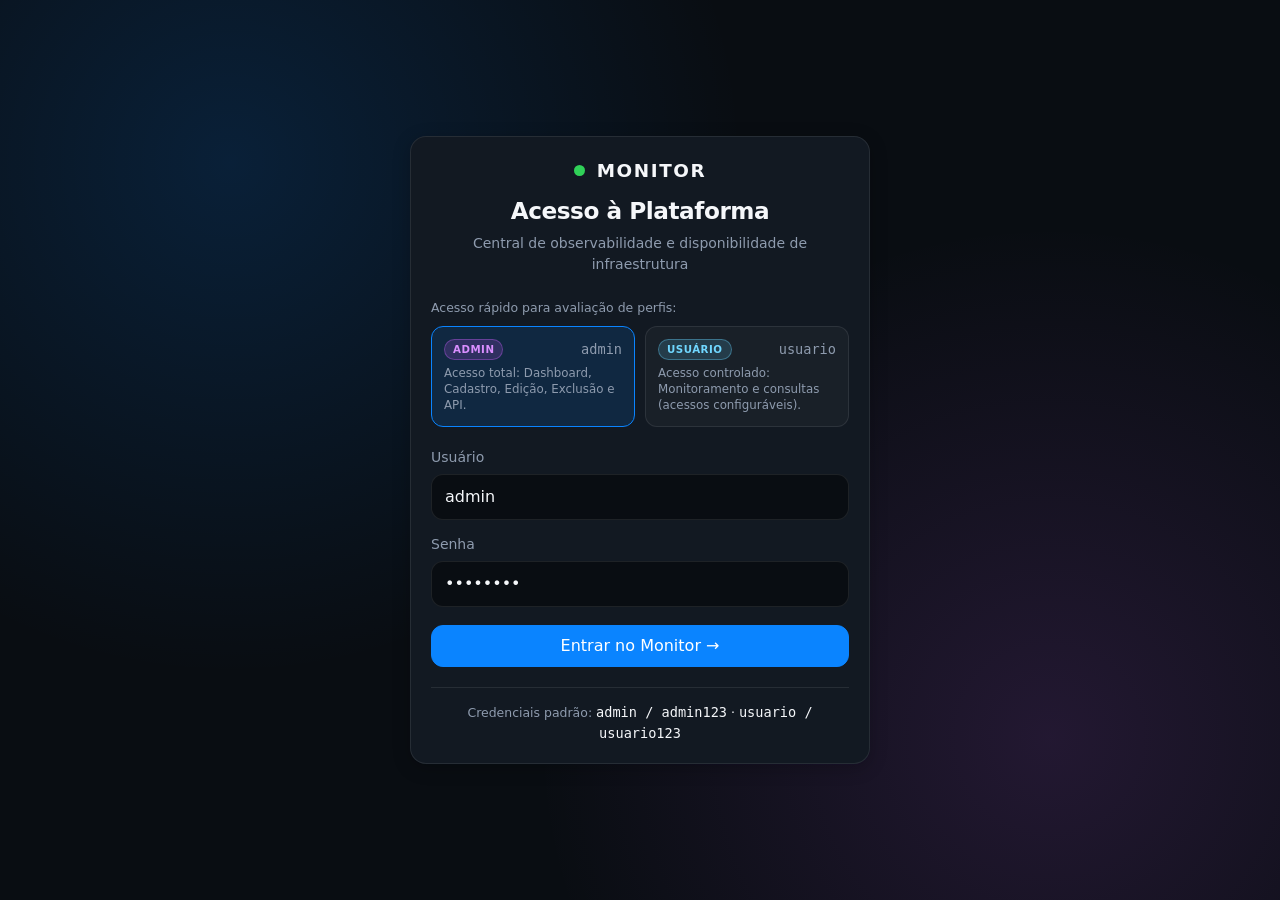
<file: src/frontend/index.html>
<!DOCTYPE html>
<html lang="pt-BR">
<head>
  <meta charset="UTF-8">
  <title>Monitor</title>
  <script type="module">
    const sessao = localStorage.getItem("monitor.sessao");
    window.location.replace(sessao ? "pages/dashboard.html" : "pages/login.html");
  </script>
</head>
<body>
  <p>Redirecionando para o <a href="pages/login.html">Monitor</a>…</p>
</body>
</html>
</file>
<file: src/frontend/css/base.css>
/* =========================================================================
   Monitor — Apple HIG Design System (Vibrancy, SF Typography & Micro-interactions)
   ========================================================================= */

:root {
  --cor-fundo: #090d12;
  --cor-superficie: #121922;
  --cor-superficie-2: #192330;
  --cor-superficie-3: #222f40;
  --cor-vidro: rgba(18, 25, 34, 0.78);
  --cor-vidro-elevado: rgba(25, 35, 48, 0.84);
  --cor-borda: rgba(255, 255, 255, 0.085);
  --cor-borda-forte: rgba(255, 255, 255, 0.16);
  --cor-texto: #f5f7fa;
  --cor-texto-suave: #8e9bae;
  --cor-primaria: #0a84ff;
  --cor-primaria-hover: #409cff;
  --cor-admin: #bf5af2;
  --cor-usuario: #64d2ff;

  --cor-online: #30d158;
  --cor-offline: #ff453a;
  --cor-atencao: #ffd60a;
  --cor-desconhecido: #636366;

  --largura-sidebar: 265px;
  --largura-sidebar-recolhida: 74px;
  --raio-sm: 8px;
  --raio: 12px;
  --raio-lg: 16px;
  --espaco: 16px;
  --anel-foco: 0 0 0 4px rgba(10, 132, 255, 0.28);
  --sombra: 0 12px 34px rgba(0, 0, 0, 0.42);
  --sombra-card: 0 4px 18px rgba(0, 0, 0, 0.22);
  --curva-apple: cubic-bezier(0.22, 1, 0.36, 1);
  --fonte: -apple-system, BlinkMacSystemFont, "SF Pro Display", "SF Pro Text", "Segoe UI", system-ui, sans-serif;
  --fonte-mono: "SF Mono", ui-monospace, "Cascadia Code", Consolas, monospace;
}

/* ---------- Reset & Tipografia ---------- */
*, *::before, *::after { box-sizing: border-box; }
html {
  scroll-behavior: smooth;
  -webkit-font-smoothing: antialiased;
  -moz-osx-font-smoothing: grayscale;
}
body, h1, h2, h3, p { margin: 0; }
body {
  font-family: var(--fonte);
  background:
    radial-gradient(circle at 12% 0%, rgba(10, 132, 255, 0.08), transparent 40%),
    radial-gradient(circle at 88% 100%, rgba(191, 90, 242, 0.06), transparent 40%),
    var(--cor-fundo);
  color: var(--cor-texto);
  line-height: 1.5;
  min-height: 100vh;
}
h1, h2, h3 {
  letter-spacing: -0.02em;
  font-weight: 600;
}
a { color: var(--cor-primaria); text-decoration: none; transition: color .15s ease; }
a:hover { color: var(--cor-primaria-hover); text-decoration: none; }
button, input, select { font: inherit; }

/* Foco acessível para navegação via teclado */
a:focus-visible, button:focus-visible, input:focus-visible, select:focus-visible {
  outline: none;
  box-shadow: var(--anel-foco);
}

/* Números tabulares estáveis (sem oscilação horizontal no polling) */
.mono, .resumo .valor, td {
  font-variant-numeric: tabular-nums;
}

/* ---------- Ícones Vetoriais SVG (SF Symbols Style) ---------- */
.icone-svg {
  width: 20px;
  height: 20px;
  stroke: currentColor;
  stroke-width: 1.85;
  stroke-linecap: round;
  stroke-linejoin: round;
  fill: none;
  flex-shrink: 0;
}
.icone-svg.pequeno {
  width: 16px;
  height: 16px;
}

/* ---------- Marca & Pulso ---------- */
.marca, .marca-login {
  display: flex;
  align-items: center;
  gap: 12px;
  font-weight: 700;
  letter-spacing: 1.6px;
  color: var(--cor-texto);
}
.marca:hover { color: var(--cor-texto); }
.pulso {
  width: 11px;
  height: 11px;
  border-radius: 50%;
  flex-shrink: 0;
  background: var(--cor-online);
  box-shadow: 0 0 0 0 rgba(48, 209, 88, 0.65);
  animation: pulso 2.2s infinite;
}
@keyframes pulso {
  70% { box-shadow: 0 0 0 10px rgba(48, 209, 88, 0); }
  100% { box-shadow: 0 0 0 0 rgba(48, 209, 88, 0); }
}

/* =========================================================================
   App Shell com Sidebar Translúcida (macOS Vibrancy) & Mobile Bottom Tab Bar
   ========================================================================= */
.app-shell {
  display: flex;
  min-height: 100vh;
}

.sidebar {
  width: var(--largura-sidebar-recolhida);
  background: var(--cor-vidro);
  backdrop-filter: saturate(180%) blur(22px);
  -webkit-backdrop-filter: saturate(180%) blur(22px);
  border-right: 1px solid var(--cor-borda);
  display: flex;
  flex-direction: column;
  position: fixed;
  top: 0;
  bottom: 0;
  left: 0;
  z-index: 100;
  padding: 16px 12px;
  overflow: hidden;
  white-space: nowrap;
  transition: width .26s var(--curva-apple), box-shadow .26s ease, background .26s ease;
  will-change: width;
}

.sidebar:hover,
.sidebar:has(:focus-visible) {
  width: var(--largura-sidebar);
  background: var(--cor-vidro-elevado);
  box-shadow: var(--sombra);
}

/* Slot fixo de 48px mantém todos os ícones imóveis no centro da barra recolhida */
.sidebar-slot-icone {
  width: 48px;
  height: 42px;
  flex: 0 0 48px;
  display: inline-flex;
  align-items: center;
  justify-content: center;
}

.sidebar-colapsavel {
  opacity: 0;
  transform: translateX(-6px);
  transition: opacity .18s ease, transform .24s var(--curva-apple);
  pointer-events: none;
  white-space: nowrap;
}

.sidebar:hover .sidebar-colapsavel,
.sidebar:has(:focus-visible) .sidebar-colapsavel {
  opacity: 1;
  transform: translateX(0);
  pointer-events: auto;
}

.sidebar-topo {
  height: 56px;
  display: flex;
  align-items: center;
  padding-bottom: 12px;
  margin-bottom: 12px;
  border-bottom: 1px solid var(--cor-borda);
}
.marca-sidebar {
  display: flex;
  align-items: center;
  width: 100%;
  height: 44px;
  border: 1px solid transparent;
  color: var(--cor-texto);
}
.marca-sidebar:hover { color: var(--cor-texto); }
.marca-titulo {
  font-weight: 800;
  letter-spacing: 1.8px;
  font-size: .98rem;
}

.sidebar-nav {
  display: flex;
  flex-direction: column;
  gap: 6px;
  flex: 1;
}

.sidebar-link {
  display: flex;
  align-items: center;
  height: 44px;
  padding: 0 8px 0 0;
  border-radius: var(--raio);
  border: 1px solid transparent;
  color: var(--cor-texto-suave);
  font-weight: 500;
  font-size: .9rem;
  transition: background .16s ease, color .16s ease, border-color .16s ease;
}
.sidebar-link:hover {
  background: rgba(255, 255, 255, 0.06);
  color: var(--cor-texto);
}
.sidebar-link.ativo {
  background: rgba(10, 132, 255, 0.16);
  color: #409cff;
  border-color: rgba(10, 132, 255, 0.32);
}
.sidebar-link.bloqueado {
  opacity: .5;
  cursor: not-allowed;
}
.sidebar-texto {
  flex: 1;
  overflow: hidden;
  text-overflow: ellipsis;
}

.tag-permissao {
  display: inline-flex;
  align-items: center;
  justify-content: center;
  font-size: .65rem;
  font-weight: 700;
  padding: 3px 6px;
  border-radius: 6px;
}
.tag-permissao.restrito {
  background: rgba(255, 69, 58, 0.15);
  color: #ff6961;
}

.sidebar-rodape {
  border-top: 1px solid var(--cor-borda);
  padding-top: 12px;
  display: flex;
  flex-direction: column;
  gap: 8px;
}
.usuario-card {
  display: flex;
  align-items: center;
  height: 52px;
  padding: 0 8px 0 0;
  border: 1px solid var(--cor-borda);
  border-radius: var(--raio);
  background: rgba(255, 255, 255, 0.03);
}
.usuario-avatar {
  width: 34px;
  height: 34px;
  border-radius: 10px;
  display: flex;
  align-items: center;
  justify-content: center;
  font-weight: 700;
  font-size: .8rem;
  color: #fff;
  flex-shrink: 0;
}
.usuario-avatar.admin { background: linear-gradient(135deg, #5e5ce6, #bf5af2); }
.usuario-avatar.usuario { background: linear-gradient(135deg, #0a84ff, #64d2ff); }
.usuario-info {
  display: flex;
  flex-direction: column;
  justify-content: center;
  gap: 2px;
  overflow: hidden;
}
.usuario-nome {
  font-size: .82rem;
  font-weight: 600;
  line-height: 1.15;
  white-space: nowrap;
  overflow: hidden;
  text-overflow: ellipsis;
}
.btn-logout {
  display: flex;
  align-items: center;
  justify-content: flex-start;
  width: 100%;
  height: 42px;
  padding: 0 8px 0 0;
  font-size: .84rem;
}
.btn-logout .sidebar-slot-icone {
  height: 40px;
}

.badge-perfil {
  display: inline-flex;
  align-items: center;
  font-size: .64rem;
  font-weight: 700;
  padding: 2px 8px;
  border-radius: 999px;
  letter-spacing: .5px;
  width: fit-content;
}
.badge-perfil.admin {
  background: rgba(191, 90, 242, 0.18);
  color: #da8fff;
  border: 1px solid rgba(191, 90, 242, 0.38);
}
.badge-perfil.usuario {
  background: rgba(100, 210, 255, 0.16);
  color: #70d7ff;
  border: 1px solid rgba(100, 210, 255, 0.36);
}

.area-principal {
  flex: 1;
  margin-left: var(--largura-sidebar-recolhida);
  display: flex;
  flex-direction: column;
  min-width: 0;
}

.topbar-mobile { display: none; }

.conteudo {
  max-width: 1260px;
  width: 100%;
  margin: 0 auto;
  padding: 28px;
}

/* =========================================================================
   Tela de Login Estilizada (Glassmorphism & Apple Depth)
   ========================================================================= */
.pagina-login {
  display: flex;
  align-items: center;
  justify-content: center;
  padding: 24px;
  background:
    radial-gradient(circle at 18% 18%, rgba(10, 132, 255, 0.16), transparent 40%),
    radial-gradient(circle at 82% 82%, rgba(191, 90, 242, 0.14), transparent 40%),
    var(--cor-fundo);
}

.login-wrapper {
  width: 100%;
  max-width: 460px;
}

.login-card {
  padding: 34px;
  border-radius: var(--raio-lg);
  background: var(--cor-vidro-elevado);
  backdrop-filter: saturate(180%) blur(24px);
  -webkit-backdrop-filter: saturate(180%) blur(24px);
  border: 1px solid var(--cor-borda-forte);
  box-shadow: var(--sombra);
}

.login-cabecalho {
  text-align: center;
  margin-bottom: 24px;
}
.marca-login {
  justify-content: center;
  font-size: 1.15rem;
  margin-bottom: 10px;
}
.login-cabecalho h1 { font-size: 1.45rem; margin-bottom: 4px; }

.seletor-perfis-demo {
  margin-bottom: 20px;
}
.rotulo-seletor {
  font-size: .78rem;
  color: var(--cor-texto-suave);
  margin-bottom: 8px;
}
.grade-perfis {
  display: grid;
  grid-template-columns: 1fr 1fr;
  gap: 10px;
}
.card-perfil-demo {
  text-align: left;
  padding: 12px;
  border-radius: var(--raio);
  border: 1px solid var(--cor-borda);
  background: rgba(255, 255, 255, 0.03);
  color: var(--cor-texto);
  cursor: pointer;
  transition: border-color .16s ease, background .16s ease, transform .14s var(--curva-apple);
}
.card-perfil-demo:hover {
  border-color: var(--cor-borda-forte);
  transform: translateY(-1px);
}
.card-perfil-demo.ativo {
  border-color: var(--cor-primaria);
  background: rgba(10, 132, 255, 0.14);
}
.topo-perfil {
  display: flex;
  align-items: center;
  justify-content: space-between;
  margin-bottom: 6px;
}
.desc-perfil {
  font-size: .74rem;
  color: var(--cor-texto-suave);
  line-height: 1.35;
}

.formulario-login {
  display: flex;
  flex-direction: column;
  gap: 14px;
}
.btn-entrar {
  min-height: 44px;
  font-weight: 600;
  margin-top: 4px;
  justify-content: center;
}
.login-rodape {
  margin-top: 20px;
  padding-top: 14px;
  border-top: 1px solid var(--cor-borda);
  text-align: center;
  font-size: .78rem;
}

/* =========================================================================
   Home Hero Banner & Atalhos Rápidos
   ========================================================================= */
.hero-home {
  display: flex;
  align-items: center;
  justify-content: space-between;
  gap: 20px;
  flex-wrap: wrap;
  padding: 22px 24px;
  border-radius: var(--raio-lg);
  background:
    linear-gradient(135deg, rgba(10, 132, 255, 0.14), rgba(191, 90, 242, 0.08)),
    var(--cor-superficie);
  border: 1px solid var(--cor-borda-forte);
  box-shadow: var(--sombra-card);
  margin-bottom: 20px;
}
.hero-saudacao {
  display: flex;
  align-items: center;
  gap: 10px;
  flex-wrap: wrap;
  margin-bottom: 4px;
}
.hero-saudacao h1 { font-size: 1.42rem; }

.grade-atalhos {
  display: grid;
  grid-template-columns: repeat(4, minmax(0, 1fr));
  grid-auto-rows: 84px;
  gap: 14px;
  margin-bottom: 22px;
}
.card-atalho {
  display: flex;
  align-items: center;
  gap: 12px;
  height: 84px;
  width: 100%;
  padding: 12px 14px;
  border-radius: var(--raio);
  background: var(--cor-superficie);
  border: 1px solid var(--cor-borda);
  box-shadow: var(--sombra-card);
  color: var(--cor-texto);
  cursor: pointer;
  text-align: left;
  overflow: hidden;
  transition: border-color .18s ease, transform .18s var(--curva-apple), background .18s ease;
}
.card-atalho > div:last-child {
  min-width: 0;
  flex: 1;
  overflow: hidden;
}
.card-atalho:hover {
  border-color: var(--cor-primaria);
  background: var(--cor-superficie-2);
  transform: translateY(-2px);
  color: var(--cor-texto);
}
.card-atalho.bloqueado {
  opacity: .5;
  cursor: not-allowed;
}
.atalho-icone {
  width: 40px;
  height: 40px;
  border-radius: 10px;
  background: rgba(10, 132, 255, 0.12);
  color: var(--cor-primaria-hover);
  display: flex;
  align-items: center;
  justify-content: center;
  flex-shrink: 0;
}
.atalho-titulo {
  font-weight: 600;
  font-size: 14px;
  white-space: nowrap;
  overflow: hidden;
}
.atalho-desc {
  font-size: 12px;
  color: var(--cor-texto-suave);
  white-space: nowrap;
  overflow: hidden;
}

/* ---------- Cabeçalhos & Cards ---------- */
.cabecalho-pagina {
  display: flex;
  align-items: center;
  justify-content: space-between;
  gap: var(--espaco);
  flex-wrap: wrap;
  margin-bottom: 22px;
}
.cabecalho-pagina h1 { font-size: 1.5rem; }
.breadcrumb-topo {
  display: inline-flex;
  align-items: center;
  gap: 6px;
  font-size: .82rem;
  font-weight: 500;
  color: var(--cor-texto-suave);
  margin-bottom: 6px;
}
.breadcrumb-topo:hover { color: var(--cor-primaria-hover); }
.subtitulo { color: var(--cor-texto-suave); font-size: .875rem; }

.card {
  background: var(--cor-superficie);
  border: 1px solid var(--cor-borda);
  border-radius: var(--raio-lg);
  box-shadow: var(--sombra-card);
  padding: 20px;
}
.card + .card { margin-top: var(--espaco); }
.card h2 { font-size: 1.02rem; margin-bottom: 12px; }
.cabecalho-card {
  display: flex;
  align-items: center;
  justify-content: space-between;
  gap: 12px;
  flex-wrap: wrap;
  margin-bottom: 14px;
}
.cabecalho-card h2 { margin-bottom: 0; }

/* ---------- Cards de Status (KPIs Padronizados com Indicador Semântico Apple) ---------- */
.grade-resumo {
  display: grid;
  grid-auto-flow: column;
  grid-auto-columns: minmax(0, 1fr);
  grid-auto-rows: 104px;
  gap: 14px;
  margin-bottom: 22px;
}
.card.resumo {
  margin: 0;
  height: 104px;
  padding: 15px 16px;
  border-radius: var(--raio);
  display: flex;
  flex-direction: column;
  justify-content: space-between;
  overflow: hidden;
  min-width: 0;
  position: relative;
}
.resumo .rotulo {
  color: var(--cor-texto-suave);
  font-size: 11.5px;
  font-weight: 600;
  text-transform: uppercase;
  letter-spacing: .5px;
  white-space: nowrap;
  overflow: hidden;
  width: 100%;
  display: flex;
  align-items: center;
  gap: 6px;
}
.resumo .rotulo::before {
  content: "";
  width: 7px;
  height: 7px;
  border-radius: 50%;
  flex-shrink: 0;
  background: var(--cor-desconhecido);
}
.resumo.total .rotulo::before   { background: var(--cor-primaria); box-shadow: 0 0 8px var(--cor-primaria); }
.resumo.online .rotulo::before  { background: var(--cor-online); box-shadow: 0 0 8px var(--cor-online); }
.resumo.offline .rotulo::before { background: var(--cor-offline); box-shadow: 0 0 8px var(--cor-offline); }
.resumo.atencao .rotulo::before { background: var(--cor-atencao); box-shadow: 0 0 8px var(--cor-atencao); }

.resumo .valor {
  font-size: 26px;
  font-weight: 700;
  letter-spacing: -0.025em;
  line-height: 1.15;
  white-space: nowrap;
  overflow: hidden;
  width: 100%;
  display: block;
}

/* ---------- Apple Segmented Control (Seletor 1h / 24h / 7d / 30d) ---------- */
.segmented-control {
  display: inline-flex;
  align-items: center;
  padding: 3px;
  border-radius: 10px;
  background: var(--cor-fundo);
  border: 1px solid var(--cor-borda);
  gap: 2px;
}
.segmented-control .botao {
  min-height: 30px;
  padding: 4px 12px;
  border: none;
  border-radius: 7px;
  background: transparent;
  color: var(--cor-texto-suave);
  font-size: .82rem;
  font-weight: 600;
}
.segmented-control .botao:hover {
  color: var(--cor-texto);
}
.segmented-control .botao.ativo {
  background: var(--cor-superficie-3);
  color: var(--cor-texto);
  box-shadow: 0 2px 6px rgba(0, 0, 0, 0.3);
}

/* ---------- Filtros ---------- */
.barra-filtros {
  display: flex;
  gap: 10px;
  flex-wrap: wrap;
  align-items: center;
}
.barra-filtros input,
.barra-filtros select {
  min-height: 38px;
  padding: 7px 12px;
  border-radius: var(--raio-sm);
  border: 1px solid var(--cor-borda);
  background: var(--cor-fundo);
  color: var(--cor-texto);
  font-size: .875rem;
}

/* ---------- Lista de Alertas ---------- */
.lista-alertas {
  display: flex;
  flex-direction: column;
  gap: 8px;
}
.item-alerta {
  display: flex;
  align-items: center;
  justify-content: space-between;
  gap: 12px;
  padding: 11px 14px;
  border-radius: var(--raio);
  background: var(--cor-superficie-2);
  border: 1px solid var(--cor-borda);
  border-left: 4px solid var(--cor-offline);
}
.item-alerta.lentidao { border-left-color: var(--cor-atencao); }
.item-alerta.recuperacao { border-left-color: var(--cor-online); }
.item-alerta.reconhecido { opacity: .62; }
.item-alerta .meta { font-size: .78rem; color: var(--cor-texto-suave); }

/* ---------- Gráfico de Latência e Barra de Uptime ---------- */
.grafico-container {
  width: 100%;
  height: 190px;
  background: var(--cor-fundo);
  border: 1px solid var(--cor-borda);
  border-radius: var(--raio);
  padding: 12px;
  position: relative;
}
.grafico-svg {
  width: 100%;
  height: 100%;
  overflow: visible;
}
.barra-uptime {
  display: flex;
  gap: 3px;
  margin-top: 12px;
  height: 22px;
  align-items: stretch;
}
.barra-uptime .bloco {
  flex: 1;
  border-radius: 3px;
  background: var(--cor-desconhecido);
  transition: transform .15s var(--curva-apple);
}
.barra-uptime .bloco:hover { transform: scaleY(1.22); }
.barra-uptime .bloco.online { background: var(--cor-online); }
.barra-uptime .bloco.offline { background: var(--cor-offline); }
.barra-uptime .bloco.atencao { background: var(--cor-atencao); }

/* ---------- Tabela ---------- */
.tabela-wrapper { overflow-x: auto; }
table { width: 100%; border-collapse: collapse; }
th, td { padding: 12px; text-align: left; border-bottom: 1px solid var(--cor-borda); white-space: nowrap; }
th { color: var(--cor-texto-suave); font-weight: 600; font-size: .76rem; text-transform: uppercase; letter-spacing: .5px; }
tbody tr { transition: background .12s ease; }
tbody tr:hover { background: rgba(255, 255, 255, 0.03); }
tr.inativo { opacity: .5; }
.mono { font-family: var(--fonte-mono); font-size: .85rem; }
.suave { color: var(--cor-texto-suave); }
.vazio { text-align: center; color: var(--cor-texto-suave); padding: 32px; }

/* ---------- Badge de status ---------- */
.status {
  display: inline-flex;
  align-items: center;
  gap: 6px;
  padding: 3px 10px;
  border-radius: 999px;
  font-size: .8rem;
  font-weight: 600;
  background: rgba(255, 255, 255, 0.05);
}
.status::before { content: ""; width: 8px; height: 8px; border-radius: 50%; background: currentColor; }
.status.online       { color: var(--cor-online); background: rgba(48, 209, 88, 0.12); }
.status.offline      { color: var(--cor-offline); background: rgba(255, 69, 58, 0.12); }
.status.atencao      { color: var(--cor-atencao); background: rgba(255, 214, 10, 0.12); }
.status.desconhecido { color: var(--cor-desconhecido); }

/* ---------- Botões ---------- */
.botao {
  display: inline-flex;
  align-items: center;
  gap: 7px;
  min-height: 40px;
  padding: 8px 16px;
  border-radius: var(--raio);
  border: 1px solid var(--cor-borda);
  background: var(--cor-superficie-2);
  color: var(--cor-texto);
  font-weight: 500;
  cursor: pointer;
  transition: background .16s ease, border-color .16s ease, transform .12s ease;
}
.botao:hover { border-color: var(--cor-borda-forte); background: var(--cor-superficie-3); color: var(--cor-texto); }
.botao:active:not(:disabled) { transform: scale(0.98); }
.botao:disabled { opacity: .5; cursor: not-allowed; }
.botao.primario { background: var(--cor-primaria); border-color: var(--cor-primaria); color: #fff; }
.botao.primario:hover { background: var(--cor-primaria-hover); border-color: var(--cor-primaria-hover); }
.botao.perigo { color: #ff6961; border-color: rgba(255, 69, 58, 0.3); }
.botao.perigo:hover { background: rgba(255, 69, 58, 0.14); }
.botao.pequeno { min-height: 32px; padding: 5px 11px; font-size: .84rem; border-radius: var(--raio-sm); }
.botao.ativo { border-color: var(--cor-primaria); color: var(--cor-primaria-hover); }
.largura-total { width: 100%; justify-content: center; }
.acoes { display: flex; gap: 8px; flex-wrap: wrap; align-items: center; }

/* ---------- Formulário & Apple Toggle Switch ---------- */
.formulario { display: grid; grid-template-columns: repeat(2, 1fr); gap: var(--espaco); }
.campo { display: flex; flex-direction: column; gap: 6px; }
.campo.largo { grid-column: 1 / -1; }
.campo label { font-size: .875rem; font-weight: 500; color: var(--cor-texto-suave); }
.campo input:not([type="checkbox"]), .campo select {
  min-height: 44px;
  padding: 10px 13px;
  border-radius: var(--raio);
  border: 1px solid var(--cor-borda);
  background: var(--cor-fundo);
  color: var(--cor-texto);
  transition: border-color .15s ease, box-shadow .15s ease;
}
.campo input:not([type="checkbox"]):focus, .campo select:focus {
  border-color: var(--cor-primaria);
  box-shadow: var(--anel-foco);
  outline: none;
}
.campo .ajuda { font-size: .75rem; color: var(--cor-texto-suave); }
.campo .erro-campo { font-size: .75rem; color: var(--cor-offline); }

/* Toggle Switch estilo iOS/macOS */
.campo.checkbox {
  flex-direction: row;
  align-items: center;
  gap: 12px;
  padding-top: 22px;
}
.campo.checkbox input[type="checkbox"] {
  appearance: none;
  -webkit-appearance: none;
  width: 46px;
  height: 26px;
  border-radius: 999px;
  background: var(--cor-superficie-3);
  border: 1px solid var(--cor-borda-forte);
  position: relative;
  cursor: pointer;
  transition: background .2s var(--curva-apple), border-color .2s ease;
  flex-shrink: 0;
}
.campo.checkbox input[type="checkbox"]::after {
  content: "";
  position: absolute;
  top: 2px;
  left: 2px;
  width: 20px;
  height: 20px;
  border-radius: 50%;
  background: #fff;
  box-shadow: 0 2px 5px rgba(0, 0, 0, 0.35);
  transition: transform .2s var(--curva-apple);
}
.campo.checkbox input[type="checkbox"]:checked {
  background: var(--cor-online);
  border-color: var(--cor-online);
}
.campo.checkbox input[type="checkbox"]:checked::after {
  transform: translateX(20px);
}
.campo.checkbox label {
  color: var(--cor-texto);
  cursor: pointer;
}

.previa-url {
  grid-column: 1 / -1;
  padding: 12px 14px;
  border-radius: var(--raio);
  background: var(--cor-fundo);
  border: 1px dashed var(--cor-borda-forte);
}

/* ---------- Detalhes ---------- */
.detalhes {
  display: grid;
  grid-template-columns: repeat(3, minmax(0, 1fr));
  grid-auto-rows: 64px;
  gap: 12px;
}
.detalhes > div {
  height: 64px;
  padding: 10px 14px;
  border-radius: var(--raio);
  background: var(--cor-superficie-2);
  border: 1px solid var(--cor-borda);
  display: flex;
  flex-direction: column;
  justify-content: center;
  overflow: hidden;
  min-width: 0;
}
.detalhes dt {
  color: var(--cor-texto-suave);
  font-size: 12px;
  white-space: nowrap;
  overflow: hidden;
}
.detalhes dd {
  margin: 0;
  font-weight: 600;
  font-size: 14px;
  white-space: nowrap;
  overflow: hidden;
}

/* ---------- Mensagens, Toasts Flutuantes e Modal Sheet (Apple HIG) ---------- */
.alerta {
  padding: 12px 16px;
  border-radius: var(--raio);
  margin-bottom: var(--espaco);
  border: 1px solid;
}
.alerta.erro { color: #fecaca; background: rgba(255, 69, 58, 0.12); border-color: rgba(255, 69, 58, 0.4); }
.alerta.sucesso { color: #bbf7d0; background: rgba(48, 209, 88, 0.12); border-color: rgba(48, 209, 88, 0.4); }
.oculto { display: none !important; }

.toast-container {
  position: fixed;
  bottom: 24px;
  right: 24px;
  z-index: 9999;
  display: flex;
  flex-direction: column;
  gap: 10px;
  max-width: 380px;
}
.toast-apple {
  padding: 12px 16px;
  border-radius: var(--raio);
  background: var(--cor-vidro-elevado);
  backdrop-filter: saturate(180%) blur(22px);
  -webkit-backdrop-filter: saturate(180%) blur(22px);
  border: 1px solid var(--cor-borda-forte);
  box-shadow: var(--sombra);
  color: var(--cor-texto);
  font-size: .86rem;
  display: flex;
  align-items: center;
  gap: 10px;
  animation: entrarToast .24s var(--curva-apple);
}
.toast-apple.erro { border-left: 4px solid var(--cor-offline); }
.toast-apple.sucesso { border-left: 4px solid var(--cor-online); }
@keyframes entrarToast {
  from { opacity: 0; transform: translateY(10px) scale(0.97); }
  to   { opacity: 1; transform: translateY(0) scale(1); }
}

.modal-backdrop {
  position: fixed;
  inset: 0;
  z-index: 9998;
  background: rgba(5, 8, 12, 0.62);
  backdrop-filter: blur(8px);
  -webkit-backdrop-filter: blur(8px);
  display: flex;
  align-items: center;
  justify-content: center;
  padding: 20px;
}
.modal-sheet {
  width: 100%;
  max-width: 400px;
  padding: 24px;
  border-radius: var(--raio-lg);
  background: var(--cor-vidro-elevado);
  border: 1px solid var(--cor-borda-forte);
  box-shadow: var(--sombra);
  text-align: center;
}
.modal-sheet h3 { font-size: 1.15rem; margin-bottom: 8px; }
.modal-sheet p { font-size: .88rem; color: var(--cor-texto-suave); margin-bottom: 20px; }
.modal-sheet .acoes { justify-content: center; }

/* ---------- Acessibilidade: Movimento Reduzido ---------- */
@media (prefers-reduced-motion: reduce) {
  *, *::before, *::after {
    animation-duration: 0.01ms !important;
    animation-iteration-count: 1 !important;
    transition-duration: 0.01ms !important;
  }
}

/* ---------- Responsivo (Tablet & iOS Bottom Tab Bar no Mobile) ---------- */
@media (max-width: 1024px) {
  .grade-atalhos { grid-template-columns: repeat(2, minmax(0, 1fr)); }
  .grade-resumo {
    grid-auto-flow: row;
    grid-template-columns: repeat(3, minmax(0, 1fr));
  }
  .detalhes { grid-template-columns: repeat(2, minmax(0, 1fr)); }
}

@media (max-width: 768px) {
  .sidebar {
    top: auto;
    bottom: 0;
    left: 0;
    right: 0;
    width: 100% !important;
    height: 64px;
    flex-direction: row;
    align-items: center;
    justify-content: space-around;
    padding: 0 12px;
    border-right: none;
    border-top: 1px solid var(--cor-borda-forte);
  }
  .sidebar-topo,
  .usuario-card,
  .sidebar-colapsavel {
    display: none !important;
  }
  .sidebar-nav {
    flex-direction: row;
    justify-content: space-around;
    align-items: center;
    width: 100%;
    gap: 4px;
  }
  .sidebar-link {
    justify-content: center;
    padding: 0;
    width: 52px;
    height: 46px;
  }
  .sidebar-rodape {
    border-top: none;
    padding-top: 0;
  }
  .btn-logout {
    width: 48px;
    height: 46px;
    padding: 0;
    justify-content: center;
  }
  .area-principal {
    margin-left: 0;
    padding-bottom: 76px;
  }
  .conteudo { padding: 18px; }
  .toast-container { bottom: 76px; right: 16px; left: 16px; max-width: none; }
}

@media (max-width: 640px) {
  .formulario { grid-template-columns: 1fr; }
  .grade-perfis { grid-template-columns: 1fr; }
  .grade-atalhos { grid-template-columns: 1fr; }
  .grade-resumo {
    grid-auto-flow: row;
    grid-template-columns: repeat(2, minmax(0, 1fr));
  }
  .detalhes { grid-template-columns: 1fr; }
  .campo.checkbox { padding-top: 4px; }
}
</file>
